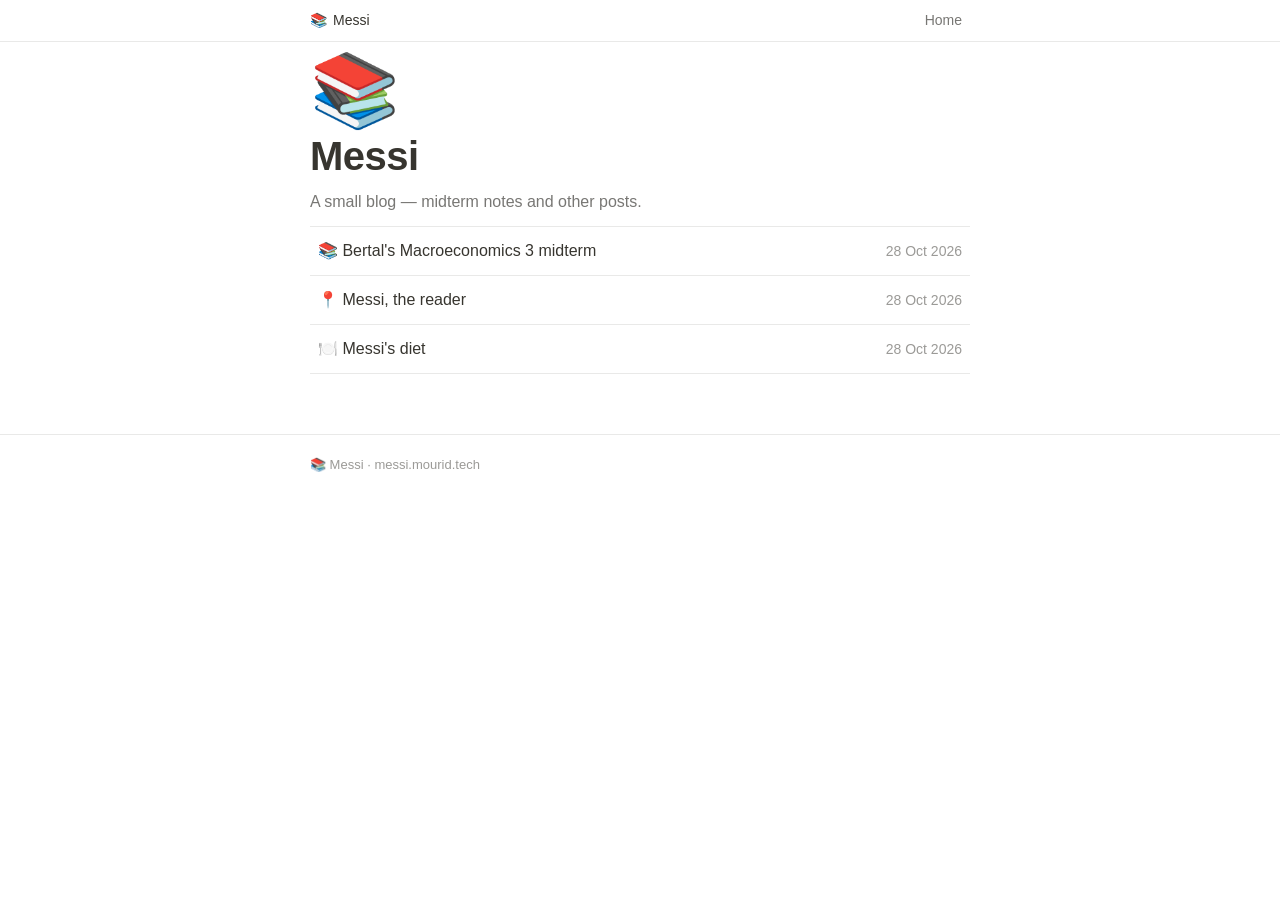
<file: index.html>
<!DOCTYPE html>
<html lang="en">
<head>
<meta charset="utf-8">
<meta name="viewport" content="width=device-width, initial-scale=1">
<title>Messi · Blog</title>
<meta name="description" content="Messi — a small blog. Midterm notes and other posts.">
<link rel="stylesheet" href="style.css">
</head>
<body>

<div class="topbar">
  <div class="wrap">
    <a class="crumb" href="index.html"><span class="icon">📚</span>Messi</a>
    <nav><a href="index.html">Home</a></nav>
  </div>
</div>

<main class="wrap">
  <div class="page-icon">📚</div>
  <h1 class="page-title db-title">Messi</h1>
  <p class="block block-text db-sub">A small blog — midterm notes and other posts.</p>

  <div class="db-list">
    <a class="db-row" href="bertal-macroeconomics-3-midterm.html">
      <span class="t">📚 Bertal's Macroeconomics 3 midterm</span>
      <span class="d">28 Oct 2026</span>
    </a>
    <a class="db-row" href="messi-the-reader.html">
      <span class="t">📍 Messi, the reader</span>
      <span class="d">28 Oct 2026</span>
    </a>
    <a class="db-row" href="messi-diet.html">
      <span class="t">🍽️ Messi's diet</span>
      <span class="d">28 Oct 2026</span>
    </a>
  </div>
</main>

<footer class="footer">
  <div class="wrap">
    <p>📚 Messi · messi.mourid.tech</p>
  </div>
</footer>

</body>
</html>
</file>
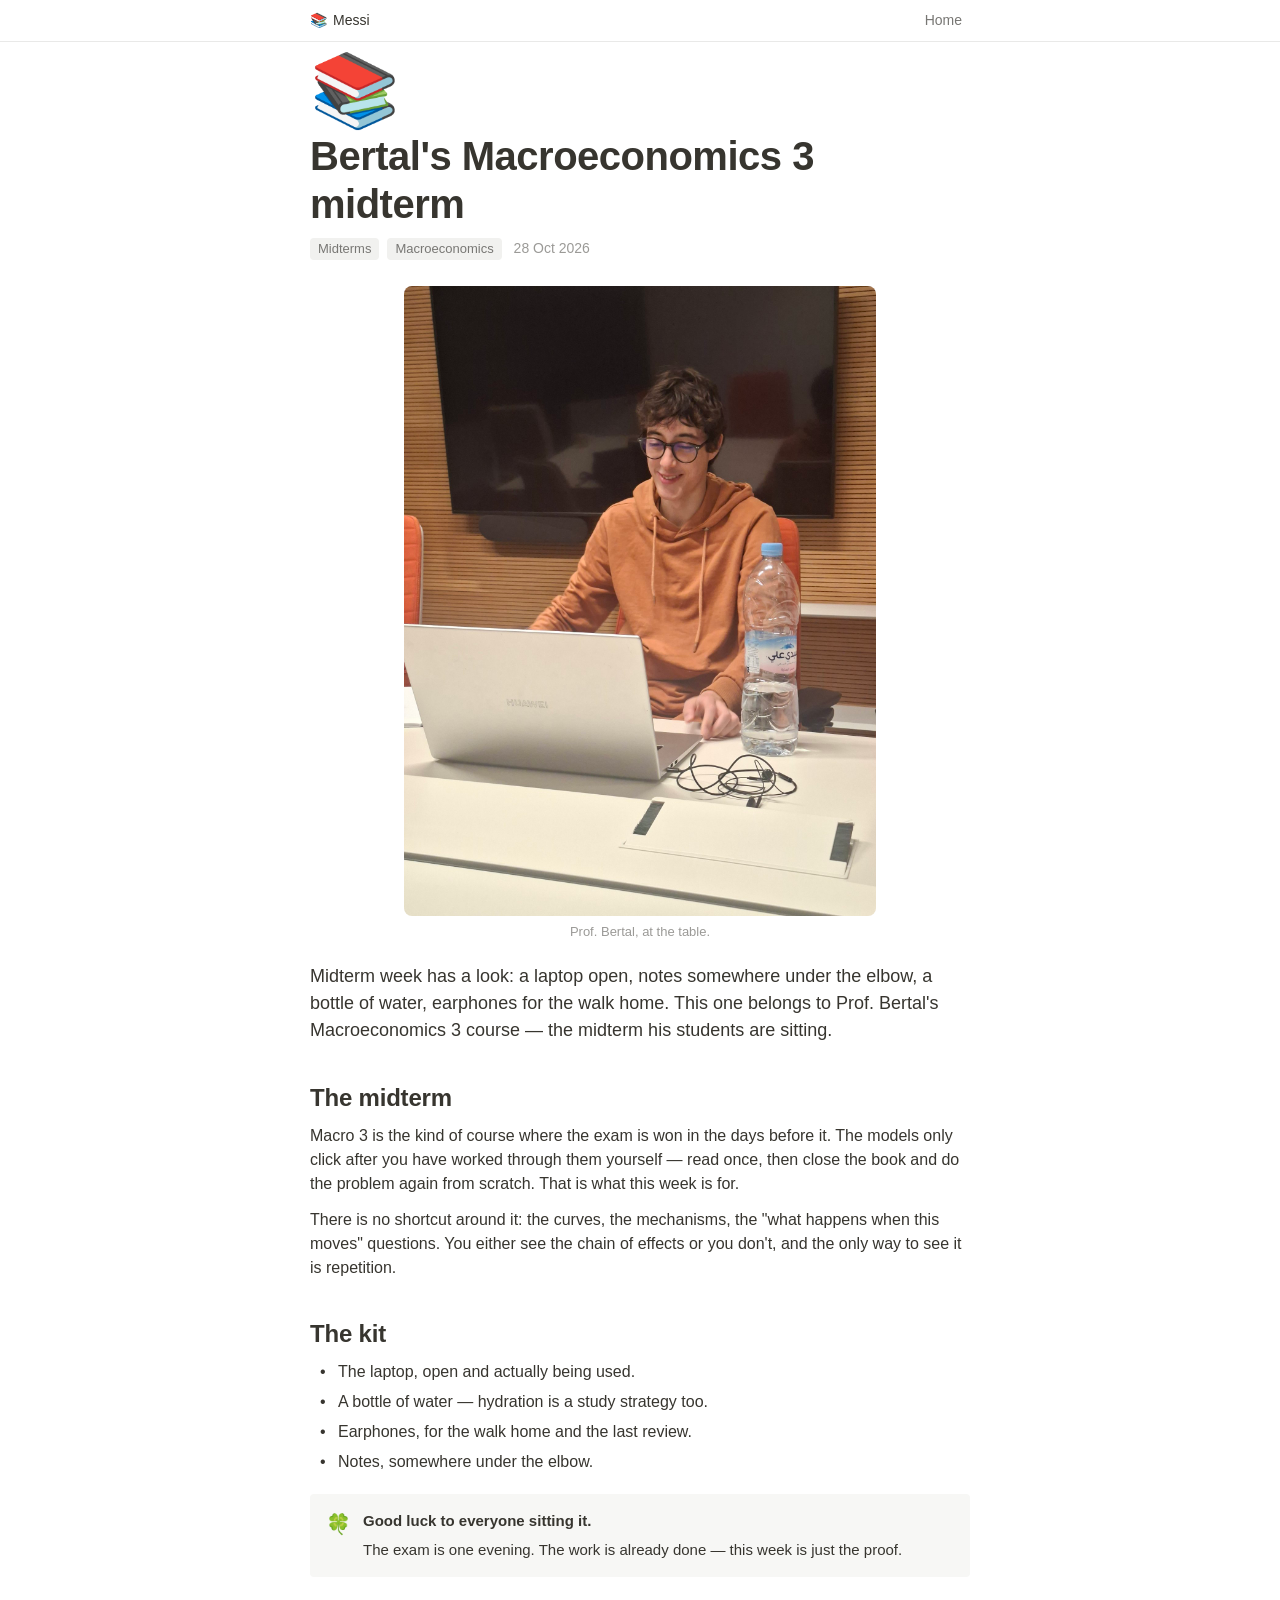
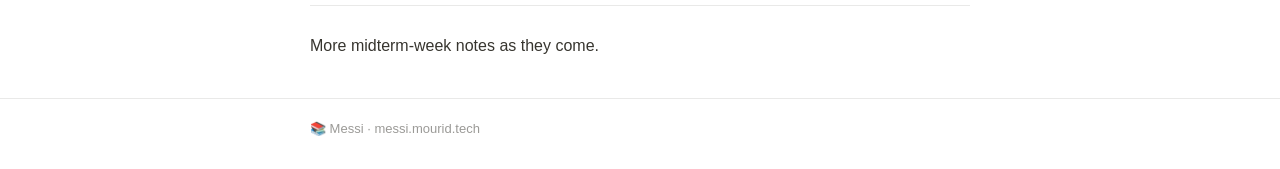
<file: bertal-macroeconomics-3-midterm.html>
<!DOCTYPE html>
<html lang="en">
<head>
<meta charset="utf-8">
<meta name="viewport" content="width=device-width, initial-scale=1">
<title>Bertal's Macroeconomics 3 midterm · Messi</title>
<meta name="description" content="Midterm week, Macroeconomics 3: the setup, the grind, and the exam ahead.">
<link rel="stylesheet" href="style.css">
</head>
<body>

<div class="topbar">
  <div class="wrap">
    <a class="crumb" href="index.html"><span class="icon">📚</span>Messi</a>
    <nav><a href="index.html">Home</a></nav>
  </div>
</div>

<main class="wrap">
  <div class="page-icon">📚</div>
  <h1 class="page-title">Bertal's Macroeconomics 3 midterm</h1>
  <p class="page-meta"><span class="tag">Midterms</span><span class="tag">Macroeconomics</span> 28 Oct 2026</p>

  <figure class="photo">
    <img src="assets/bertal-midterm.jpg" alt="Prof. Bertal at his laptop during midterm week">
    <figcaption>Prof. Bertal, at the table.</figcaption>
  </figure>

  <p class="block block-text lede">Midterm week has a look: a laptop open, notes somewhere under the elbow, a bottle of water, earphones for the walk home. This one belongs to Prof. Bertal's Macroeconomics 3 course — the midterm his students are sitting.</p>

  <h2 class="block-heading">The midterm</h2>
  <p class="block-text">Macro 3 is the kind of course where the exam is won in the days before it. The models only click after you have worked through them yourself — read once, then close the book and do the problem again from scratch. That is what this week is for.</p>
  <p class="block-text">There is no shortcut around it: the curves, the mechanisms, the "what happens when this moves" questions. You either see the chain of effects or you don't, and the only way to see it is repetition.</p>

  <h2 class="block-heading">The kit</h2>
  <ul class="block-list">
    <li>The laptop, open and actually being used.</li>
    <li>A bottle of water — hydration is a study strategy too.</li>
    <li>Earphones, for the walk home and the last review.</li>
    <li>Notes, somewhere under the elbow.</li>
  </ul>

  <div class="callout">
    <span class="emoji">🍀</span>
    <div class="content">
      <p><span class="label">Good luck to everyone sitting it.</span></p>
      <p>The exam is one evening. The work is already done — this week is just the proof.</p>
    </div>
  </div>

  <hr class="divider">

  <p class="block-text">More midterm-week notes as they come.</p>
</main>

<footer class="footer">
  <div class="wrap">
    <p>📚 Messi · messi.mourid.tech</p>
  </div>
</footer>

</body>
</html>
</file>
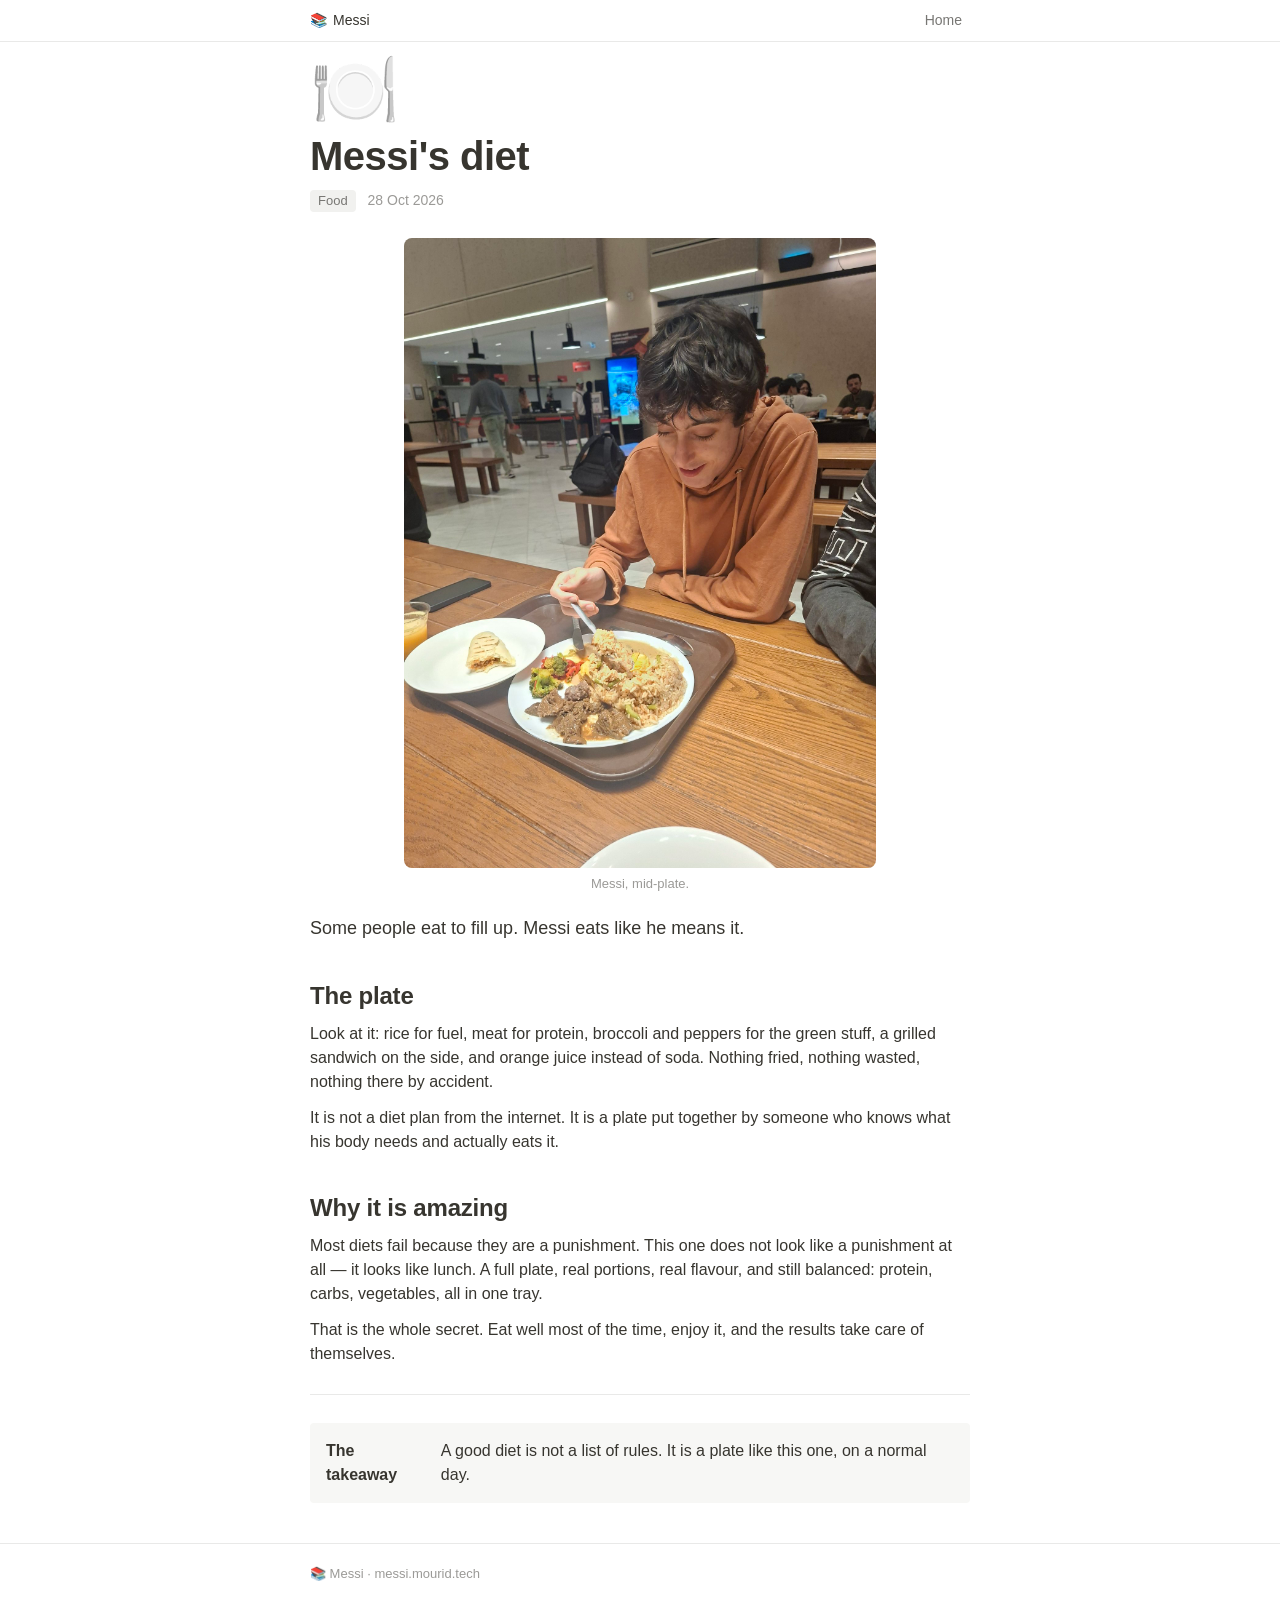
<file: messi-diet.html>
<!DOCTYPE html>
<html lang="en">
<head>
<meta charset="utf-8">
<meta name="viewport" content="width=device-width, initial-scale=1">
<title>Messi's diet · Messi</title>
<meta name="description" content="Messi's diet is amazing, and the plate proves it: real food, balanced, nothing wasted.">
<link rel="stylesheet" href="style.css">
</head>
<body>

<div class="topbar">
  <div class="wrap">
    <a class="crumb" href="index.html"><span class="icon">📚</span>Messi</a>
    <nav><a href="index.html">Home</a></nav>
  </div>
</div>

<main class="wrap">
  <div class="page-icon">🍽️</div>
  <h1 class="page-title">Messi's diet</h1>
  <p class="page-meta"><span class="tag">Food</span> 28 Oct 2026</p>

  <figure class="photo">
    <img src="assets/messi-diet.jpg" alt="Messi eating lunch: rice, meat, broccoli and a sandwich">
    <figcaption>Messi, mid-plate.</figcaption>
  </figure>

  <p class="block block-text lede">Some people eat to fill up. Messi eats like he means it.</p>

  <h2 class="block-heading">The plate</h2>
  <p class="block-text">Look at it: rice for fuel, meat for protein, broccoli and peppers for the green stuff, a grilled sandwich on the side, and orange juice instead of soda. Nothing fried, nothing wasted, nothing there by accident.</p>
  <p class="block-text">It is not a diet plan from the internet. It is a plate put together by someone who knows what his body needs and actually eats it.</p>

  <h2 class="block-heading">Why it is amazing</h2>
  <p class="block-text">Most diets fail because they are a punishment. This one does not look like a punishment at all — it looks like lunch. A full plate, real portions, real flavour, and still balanced: protein, carbs, vegetables, all in one tray.</p>
  <p class="block-text">That is the whole secret. Eat well most of the time, enjoy it, and the results take care of themselves.</p>

  <hr class="divider">

  <div class="callout">
    <p><span class="label">The takeaway</span></p>
    <p>A good diet is not a list of rules. It is a plate like this one, on a normal day.</p>
  </div>
</main>

<footer class="footer">
  <div class="wrap">
    <p>📚 Messi · messi.mourid.tech</p>
  </div>
</footer>

</body>
</html>
</file>
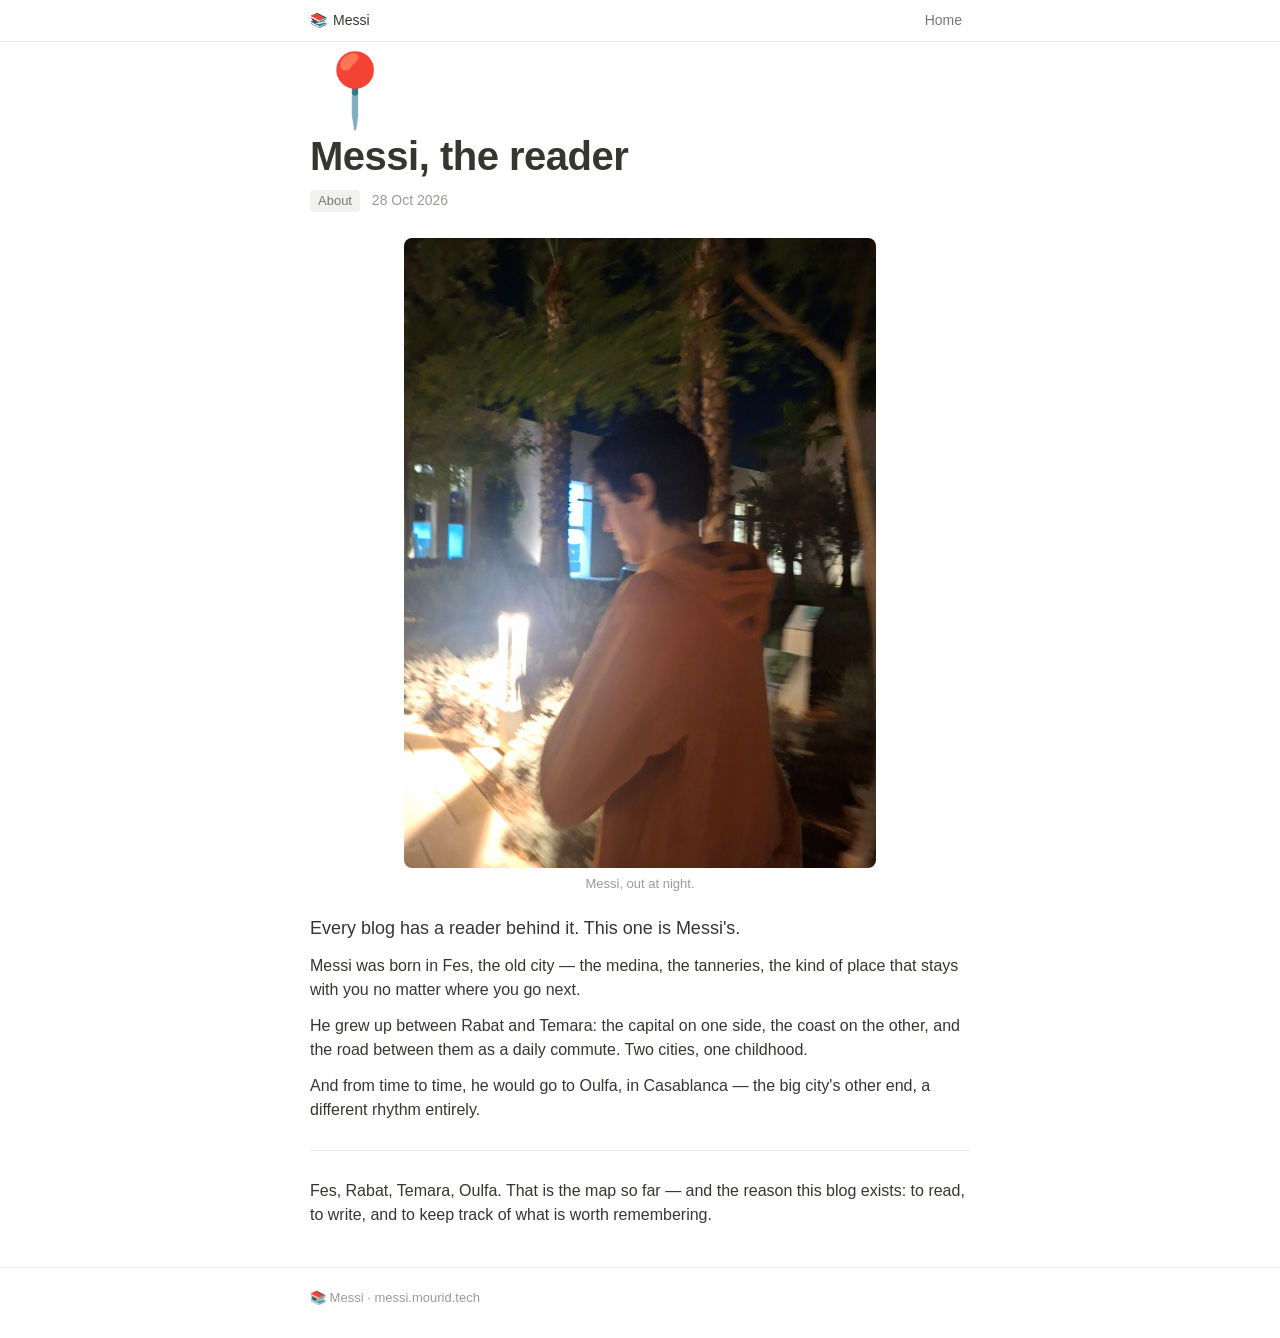
<file: messi-the-reader.html>
<!DOCTYPE html>
<html lang="en">
<head>
<meta charset="utf-8">
<meta name="viewport" content="width=device-width, initial-scale=1">
<title>Messi, the reader · Messi</title>
<meta name="description" content="Messi, the reader behind this blog: born in Fes, grew up between Rabat and Temara, with regular trips to Oulfa in Casablanca.">
<link rel="stylesheet" href="style.css">
</head>
<body>

<div class="topbar">
  <div class="wrap">
    <a class="crumb" href="index.html"><span class="icon">📚</span>Messi</a>
    <nav><a href="index.html">Home</a></nav>
  </div>
</div>

<main class="wrap">
  <div class="page-icon">📍</div>
  <h1 class="page-title">Messi, the reader</h1>
  <p class="page-meta"><span class="tag">About</span> 28 Oct 2026</p>

  <figure class="photo">
    <img src="assets/messi.jpg" alt="Messi outdoors at night">
    <figcaption>Messi, out at night.</figcaption>
  </figure>

  <p class="block block-text lede">Every blog has a reader behind it. This one is Messi's.</p>

  <p class="block-text">Messi was born in Fes, the old city — the medina, the tanneries, the kind of place that stays with you no matter where you go next.</p>

  <p class="block-text">He grew up between Rabat and Temara: the capital on one side, the coast on the other, and the road between them as a daily commute. Two cities, one childhood.</p>

  <p class="block-text">And from time to time, he would go to Oulfa, in Casablanca — the big city's other end, a different rhythm entirely.</p>

  <hr class="divider">

  <p class="block-text">Fes, Rabat, Temara, Oulfa. That is the map so far — and the reason this blog exists: to read, to write, and to keep track of what is worth remembering.</p>
</main>

<footer class="footer">
  <div class="wrap">
    <p>📚 Messi · messi.mourid.tech</p>
  </div>
</footer>

</body>
</html>
</file>
<file: style.css>
/* Messi · mourid.tech — Notion-style theme */
* { box-sizing: border-box; margin: 0; padding: 0; }

body {
  font-family: ui-sans-serif, -apple-system, BlinkMacSystemFont, "Segoe UI", Helvetica, Arial, sans-serif;
  background: #ffffff;
  color: #37352f;
  line-height: 1.5;
  -webkit-font-smoothing: antialiased;
  font-size: 16px;
}

.wrap { max-width: 708px; margin: 0 auto; padding: 0 24px; }

/* ---------- top bar ---------- */
.topbar {
  border-bottom: 1px solid #e9e9e8;
  background: rgba(255,255,255,.92);
  position: sticky; top: 0; z-index: 10;
}
.topbar .wrap {
  display: flex; align-items: center; justify-content: space-between;
  padding-top: 10px; padding-bottom: 10px;
  font-size: 14px;
}
.topbar .crumb { color: #37352f; text-decoration: none; }
.topbar .crumb:hover { background: #f1f1ef; border-radius: 4px; }
.topbar .crumb .icon { margin-right: 6px; }
.topbar nav a {
  color: #787774; text-decoration: none; margin-left: 4px;
  padding: 4px 8px; border-radius: 4px;
}
.topbar nav a:hover { background: #f1f1ef; color: #37352f; }

/* ---------- cover ---------- */
.cover { margin: 0; }
.cover img {
  display: block; width: 100%; height: 32vh; min-height: 220px; max-height: 380px;
  object-fit: cover;
}
.cover figcaption {
  max-width: 708px; margin: 0 auto; padding: 6px 24px 0;
  font-size: 13px; color: #9b9a97;
}

/* ---------- page head ---------- */
.page-icon { font-size: 72px; line-height: 1; margin: 12px 0 6px; }
.cover + .wrap .page-icon { margin-top: -38px; position: relative; }
h1.page-title {
  font-size: 40px; line-height: 1.2; font-weight: 700;
  letter-spacing: -0.5px; margin: 4px 0 10px;
}
.page-meta { color: #9b9a97; font-size: 14px; margin-bottom: 26px; }
.page-meta .tag {
  display: inline-block; background: #f1f1ef; color: #787774;
  border-radius: 4px; padding: 1px 8px; font-size: 13px; margin-right: 8px;
}

/* ---------- blocks ---------- */
.block { margin-bottom: 14px; }
h2.block-heading {
  font-size: 24px; font-weight: 600; letter-spacing: -0.2px;
  margin: 30px 0 8px; padding-top: 6px;
}
p.block-text { margin-bottom: 12px; }
.block-text.lede { font-size: 18px; color: #37352f; }
ul.block-list { margin: 0 0 14px 2px; list-style: none; }
ul.block-list li { padding-left: 26px; position: relative; margin-bottom: 6px; }
ul.block-list li::before {
  content: "•"; position: absolute; left: 8px; color: #37352f;
}
a { color: inherit; text-decoration: underline; text-decoration-color: #b8b7b4; text-underline-offset: 2px; }
a:hover { color: #2383e2; text-decoration-color: #2383e2; }
strong { font-weight: 600; }
hr.divider { border: none; border-top: 1px solid #e9e9e8; margin: 28px 0; }

/* ---------- callout ---------- */
.callout {
  display: flex; gap: 12px;
  background: #f7f7f5; border-radius: 4px;
  padding: 16px;
  margin: 20px 0;
}
.callout .emoji { font-size: 20px; line-height: 1.4; }
.callout .content { font-size: 15px; }
.callout .content p { margin-bottom: 6px; }
.callout .content p:last-child { margin-bottom: 0; }
.callout .label { font-weight: 600; }

/* ---------- database list (home) ---------- */
.db-title { margin: 34px 0 4px; }
.db-sub { color: #787774; margin-bottom: 18px; }
.db-list { border-top: 1px solid #e9e9e8; margin-bottom: 60px; }
.db-row {
  display: flex; align-items: baseline; justify-content: space-between; gap: 16px;
  padding: 12px 8px; border-bottom: 1px solid #e9e9e8;
  text-decoration: none; color: inherit;
}
.db-row:hover { background: #f7f7f5; }
.db-row .t { font-weight: 500; }
.db-row .d { color: #9b9a97; font-size: 14px; white-space: nowrap; }

/* ---------- photo block ---------- */
.photo { margin: 8px 0 22px; text-align: center; }
.photo img {
  display: block; width: auto; height: auto;
  max-width: 100%; max-height: 70vh;
  margin: 0 auto; object-fit: contain;
  border-radius: 8px;
}
.photo figcaption {
  padding: 6px 2px 0;
  font-size: 13px; color: #9b9a97;
}

/* ---------- footer ---------- */
.footer { border-top: 1px solid #e9e9e8; margin-top: 40px; }
.footer .wrap { padding-top: 20px; padding-bottom: 30px; }
.footer p { font-size: 13px; color: #9b9a97; }

@media (max-width: 560px) {
  h1.page-title { font-size: 30px; }
  .page-icon { font-size: 56px; }
  .cover + .wrap .page-icon { margin-top: -30px; }
}
</file>
